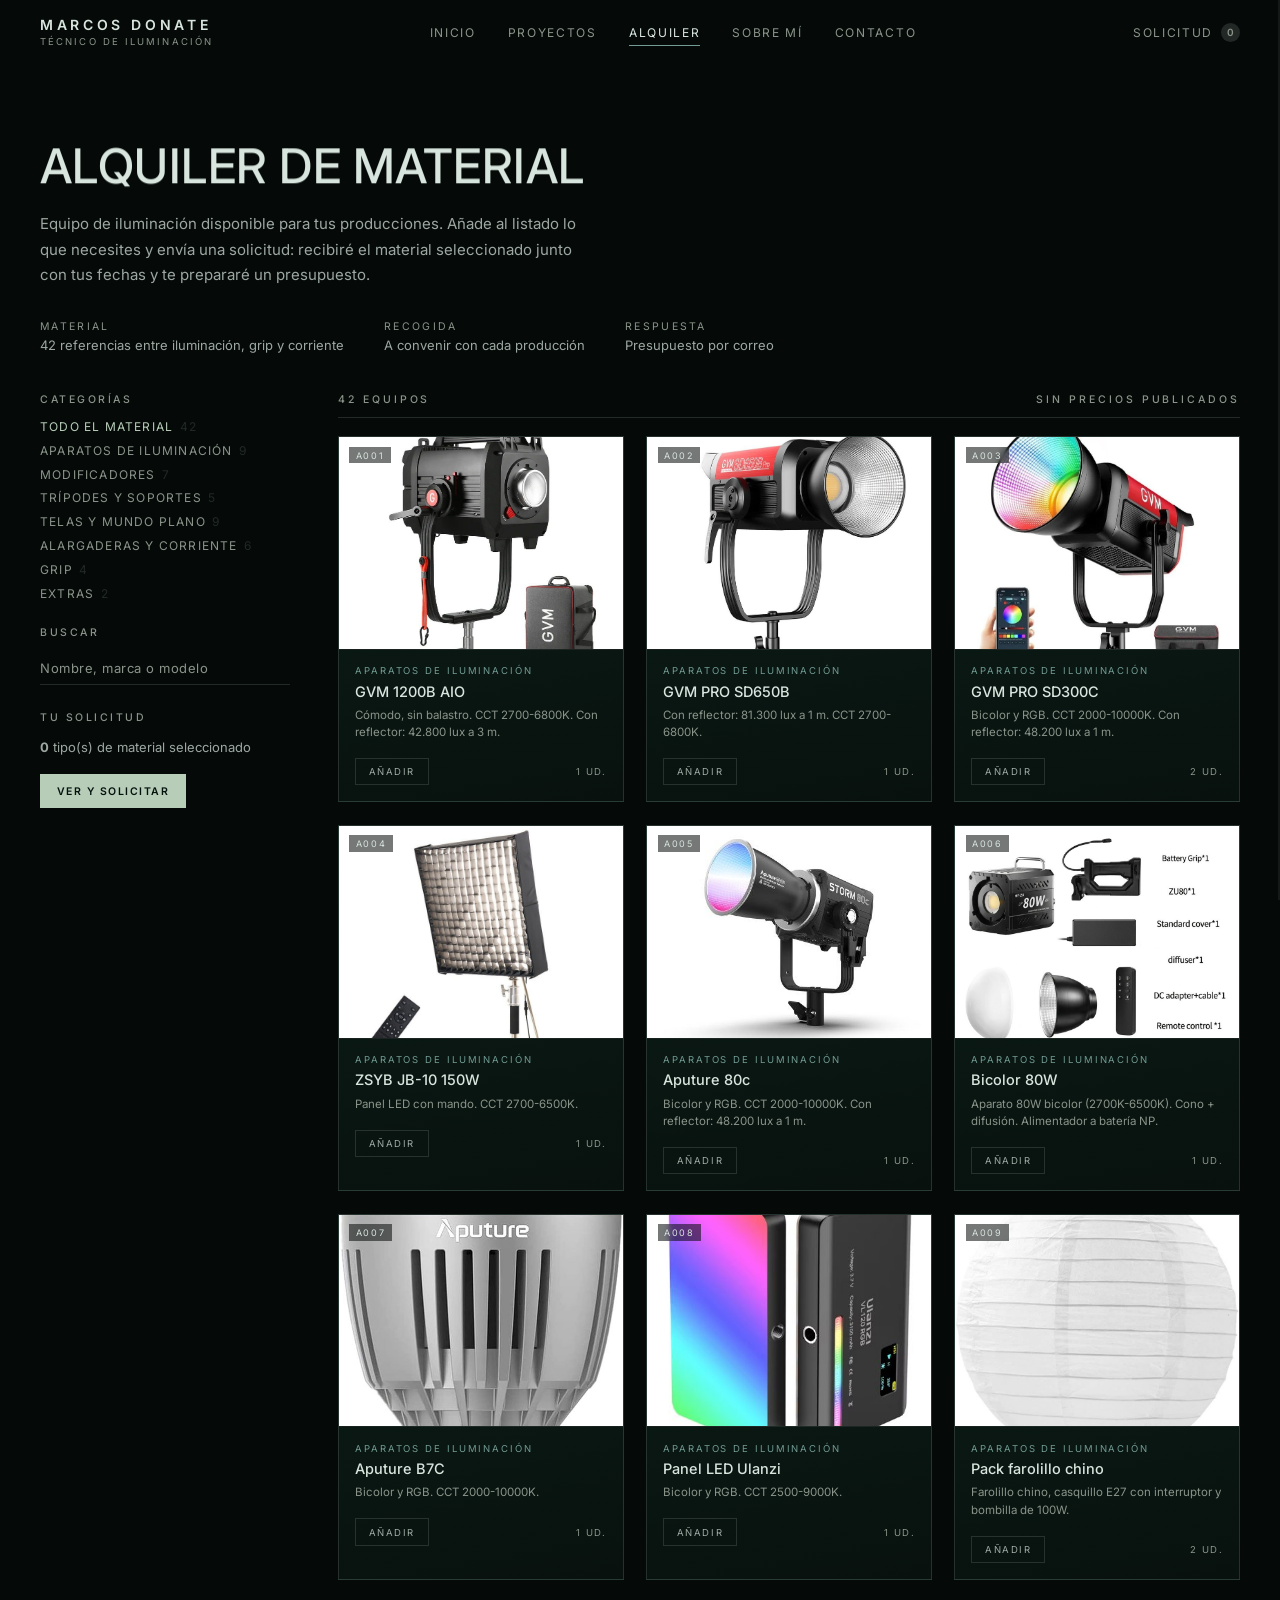
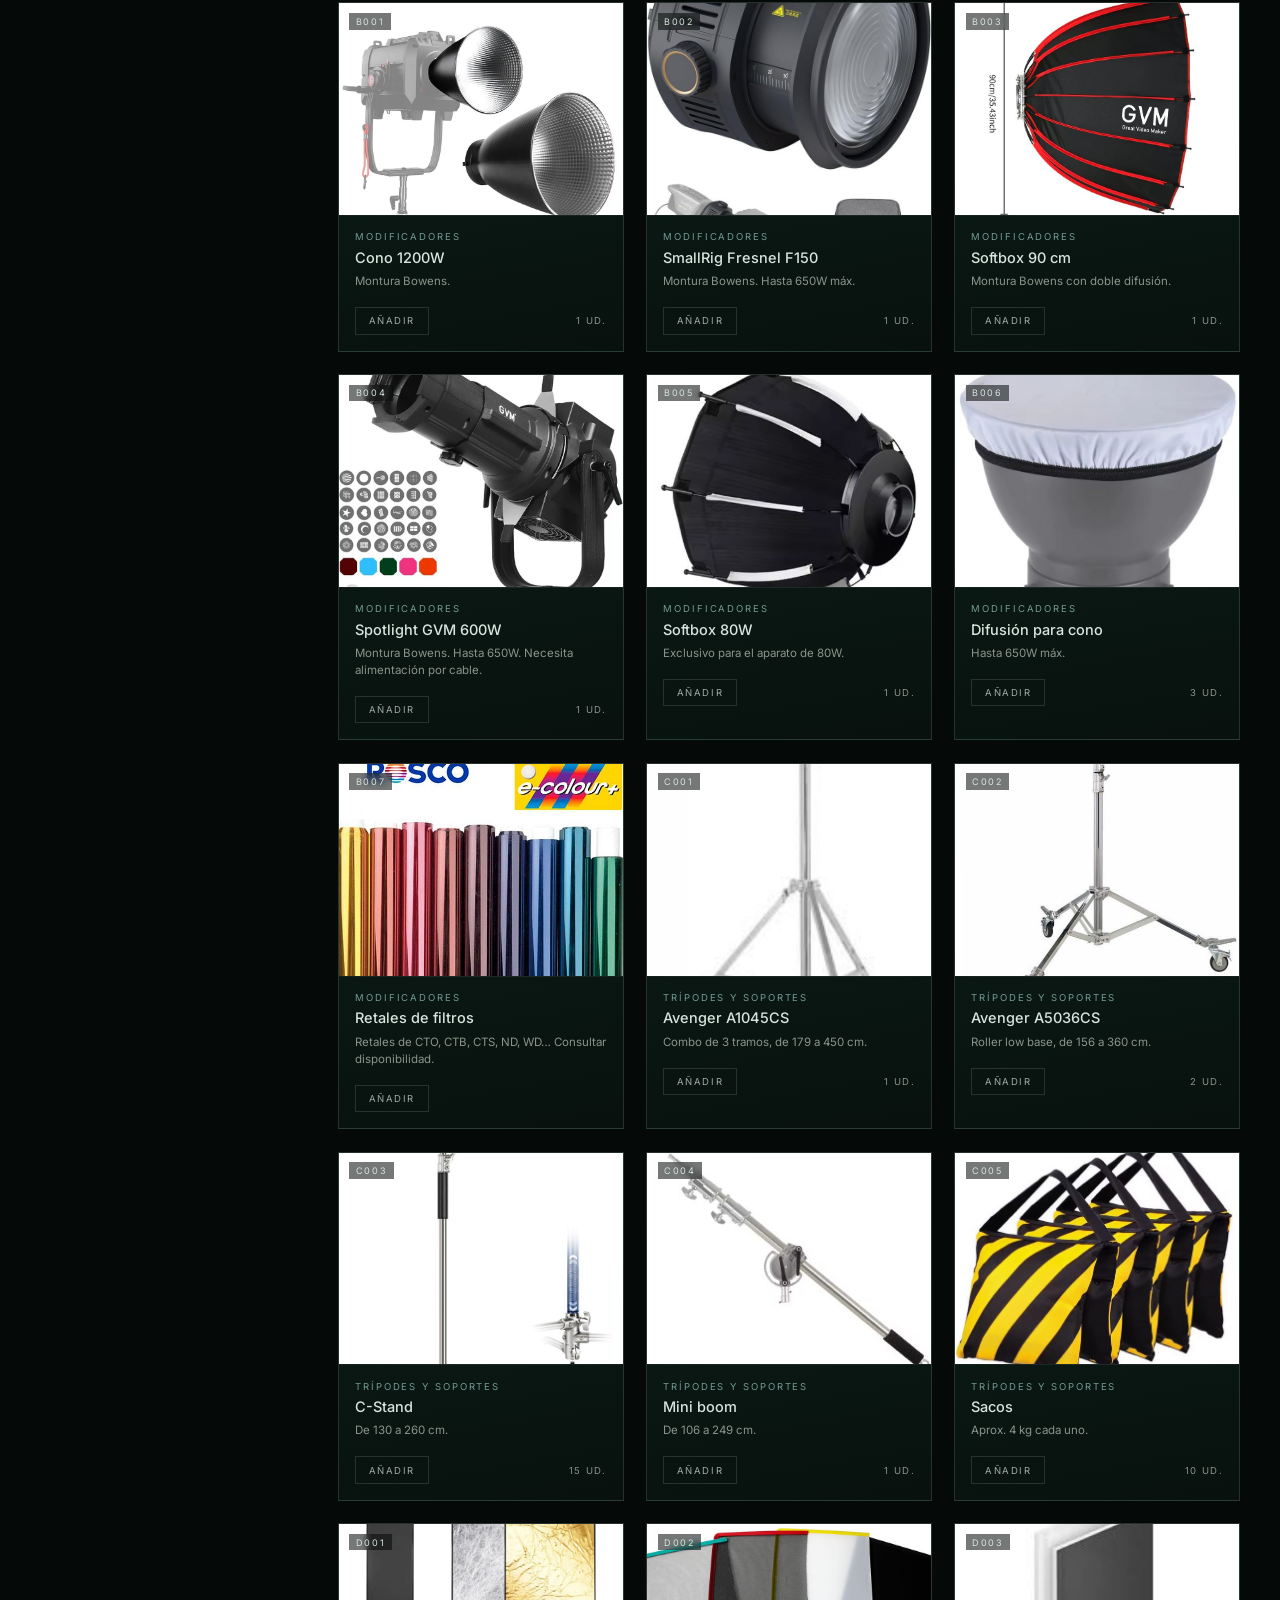
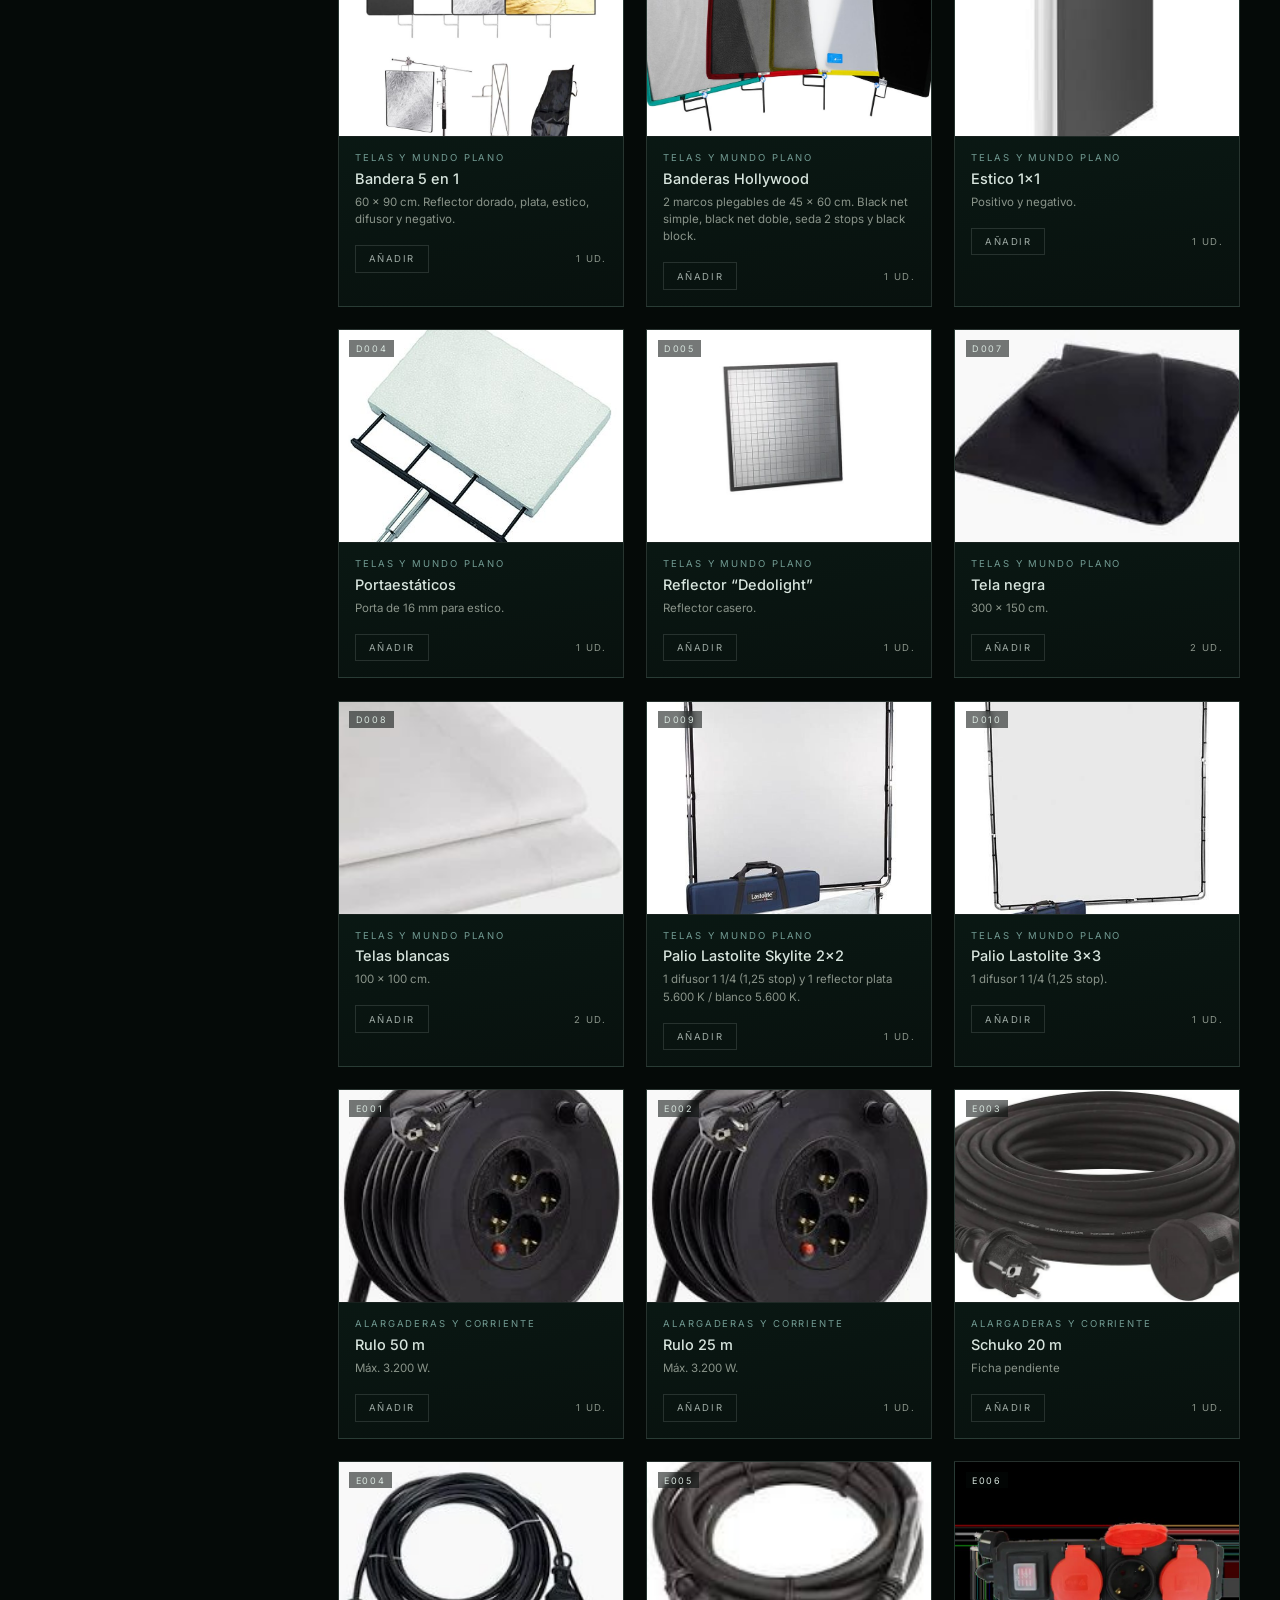
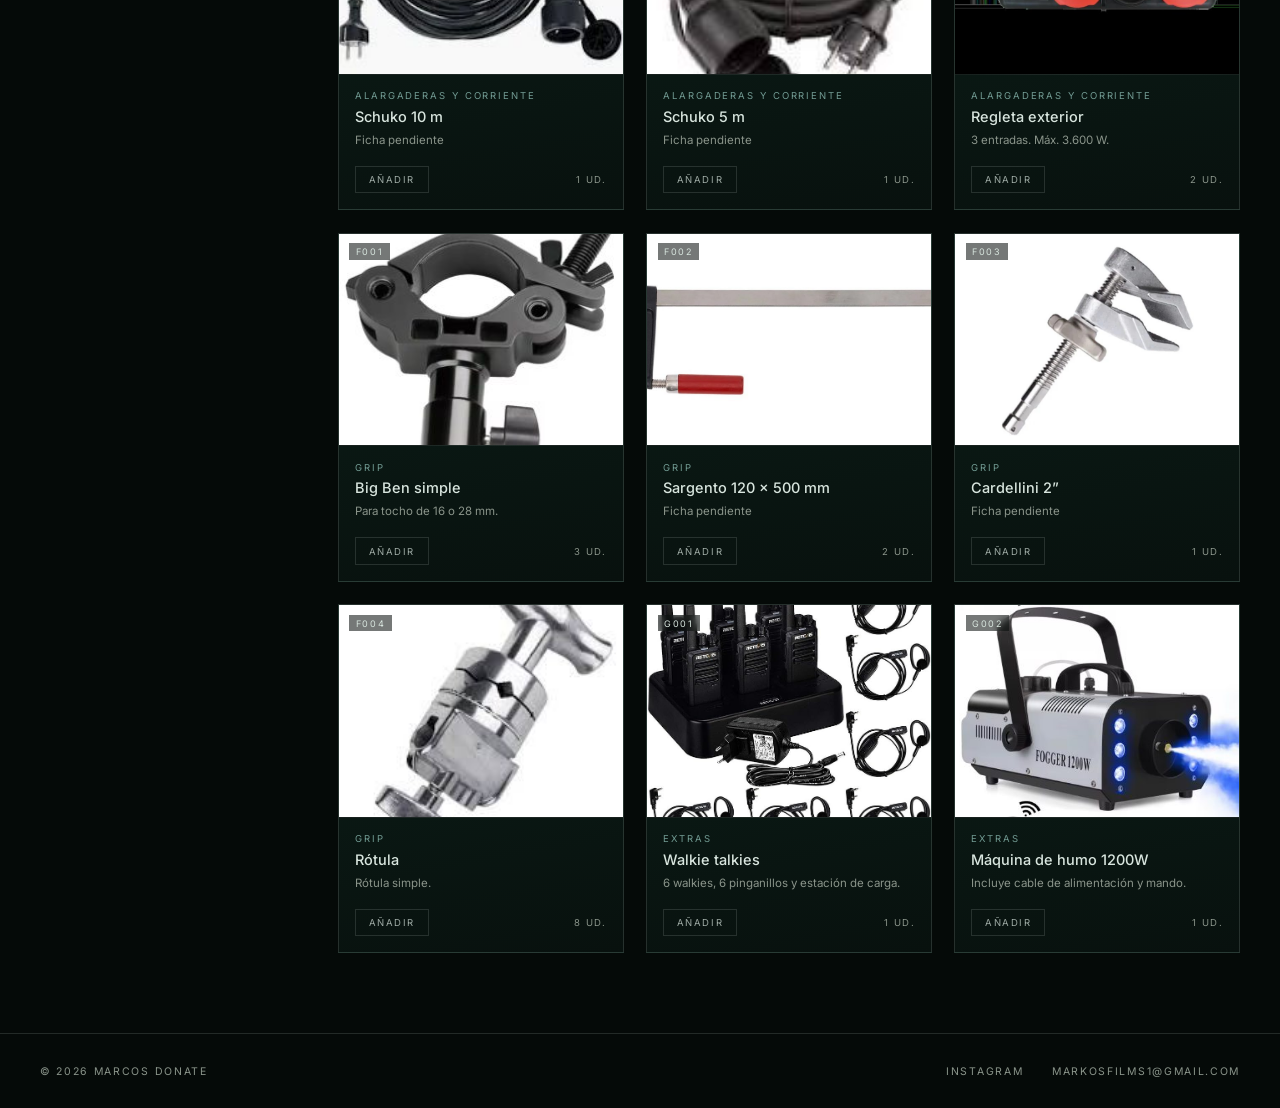
<file: alquiler.html>
<!DOCTYPE html>
<html lang="es">
<head>
<meta charset="utf-8">
<meta name="viewport" content="width=device-width, initial-scale=1.0">
<title>Alquiler de material — Marcos Donate</title>
<meta name="description" content="Catálogo de material de iluminación en alquiler. Selecciona equipos y solicita presupuesto.">
<link rel="icon" href="assets/img/favicon.svg" type="image/svg+xml">
<link rel="preconnect" href="https://fonts.googleapis.com">
<link rel="preconnect" href="https://fonts.gstatic.com" crossorigin>
<link href="https://fonts.googleapis.com/css2?family=Inter:wght@400;500;600&display=swap" rel="stylesheet">
<link rel="stylesheet" href="assets/css/style.css">
</head>
<body>
<nav>
  <a href="index.html" class="brand">
    <strong>Marcos Donate</strong>
    <span>Técnico de iluminación</span>
  </a>
  <div class="nav-links">
    <a href="index.html">Inicio</a>
    <a href="proyectos.html">Proyectos</a>
    <a class="active" href="alquiler.html">Alquiler</a>
    <a href="sobre-mi.html">Sobre mí</a>
    <a href="contacto.html">Contacto</a>
  </div>
  <div class="nav-right">
    <button class="cart-btn" type="button" data-cart-open aria-label="Ver solicitud">
      <span class="cart-label">Solicitud</span>
      <span class="cart-count" data-cart-count data-empty="true">0</span>
    </button>
    <button class="burger" aria-label="Menú" aria-expanded="false"><span></span><span></span><span></span></button>
  </div>
</nav>

<header class="page-head">
  <h1 data-txt="alquiler_titulo">Alquiler de material</h1>
  <p class="lead" data-txt="alquiler_intro">Equipo de iluminación y grip disponible para otras producciones. Añade al listado lo que necesites y envía una solicitud: recibiré el material seleccionado junto con tus fechas y te prepararé un presupuesto.</p>
  <div class="meta-row">
    <div><span>Material</span><p>42 referencias entre iluminación, grip y corriente</p></div>
    <div><span>Recogida</span><p>A convenir con cada producción</p></div>
    <div><span>Respuesta</span><p>Presupuesto por correo</p></div>
  </div>
</header>

<div class="rent-layout">
  <aside class="rent-side">
    <div>
      <h3>Categorías</h3>
      <div class="rent-cats" id="rent-cats"></div>
    </div>
    <div>
      <h3>Buscar</h3>
      <input class="search" id="rent-search" type="search" placeholder="Nombre, marca o modelo" aria-label="Buscar material">
    </div>
    <div>
      <h3>Tu solicitud</h3>
      <p style="font-size:13px;line-height:1.8;color:var(--text-dim);margin-bottom:0.9rem;">
        <b id="cart-badge">0</b> tipo(s) de material seleccionado
      </p>
      <button class="btn btn-primary btn-sm" type="button" data-cart-open>Ver y solicitar</button>
    </div>
  </aside>

  <div>
    <div class="chips only-mobile" id="rent-chips" style="margin-bottom:1.4rem;"></div>
    <div style="display:flex;justify-content:space-between;align-items:baseline;margin-bottom:1.1rem;border-bottom:0.5px solid var(--faint);padding-bottom:0.7rem;">
      <span class="label"><span id="rent-count">0</span> equipos</span>
      <span class="label">Sin precios publicados</span>
    </div>
    <div class="rent-grid" id="rent-grid"></div>
  </div>
</div>

<!-- panel de solicitud -->
<div class="cart-backdrop" id="cart-backdrop"></div>
<aside class="cart-panel" id="cart-panel" aria-label="Solicitud de presupuesto">
  <div class="cart-head">
    <h2>Solicitud de presupuesto</h2>
    <button class="icon-btn" type="button" data-cart-close aria-label="Cerrar">&#10005;</button>
  </div>
  <div class="cart-items" id="cart-items"></div>
  <form class="cart-form" id="cart-form">
    <div class="field-row">
      <div class="field">
        <label for="cf-nombre">Nombre</label>
        <input id="cf-nombre" name="nombre" required autocomplete="name">
      </div>
      <div class="field">
        <label for="cf-email">Email</label>
        <input id="cf-email" name="email" type="email" required autocomplete="email">
      </div>
    </div>
    <div class="field-row">
      <div class="field">
        <label for="cf-desde">Desde</label>
        <input id="cf-desde" name="desde" type="date">
      </div>
      <div class="field">
        <label for="cf-hasta">Hasta</label>
        <input id="cf-hasta" name="hasta" type="date">
      </div>
    </div>
    <div class="field">
      <label for="cf-proyecto">Proyecto o productora</label>
      <input id="cf-proyecto" name="proyecto" placeholder="Opcional">
    </div>
    <div class="field">
      <label for="cf-notas">Notas</label>
      <textarea id="cf-notas" name="notas" rows="2" placeholder="Necesidades de luz, localización, transporte…"></textarea>
    </div>
    <div class="field" style="position:absolute;left:-9999px;height:0;overflow:hidden" aria-hidden="true">
      <label for="cf-empresa">Empresa</label>
      <input id="cf-empresa" name="empresa" tabindex="-1" autocomplete="off">
    </div>
    <p class="form-note">La solicitud llega directamente a mi correo con el material y las fechas que indiques. Normalmente respondo en el mismo día. Antes de la entrega se firma el documento de condiciones y responsabilidad del alquiler.</p>
    <div style="display:flex;gap:0.6rem;flex-wrap:wrap;">
      <button class="btn btn-primary btn-sm" type="submit">Enviar solicitud</button>
      <button class="btn btn-sm" type="button" data-copy>Copiar resumen</button>
    </div>
    <p class="form-status" id="form-status" role="status"></p>
  </form>
</aside>

<!-- ficha de material -->
<div class="modal" id="info-modal">
  <div class="modal-box" id="info-box"></div>
</div>

<footer>
  <span>&copy; 2026 Marcos Donate</span>
  <div class="footer-links">
    <a href="https://www.instagram.com/marcoss_donate/" target="_blank" rel="noopener">Instagram</a>
    <a href="mailto:markosfilms1@gmail.com">markosfilms1@gmail.com</a>
  </div>
</footer>

<script src="assets/js/data.js"></script>
<script src="assets/js/rental.js"></script>
<script src="assets/js/main.js"></script>
<script src="assets/js/alquiler.js"></script>
<script src="assets/js/textos.js"></script>
</body>
</html>
</file>
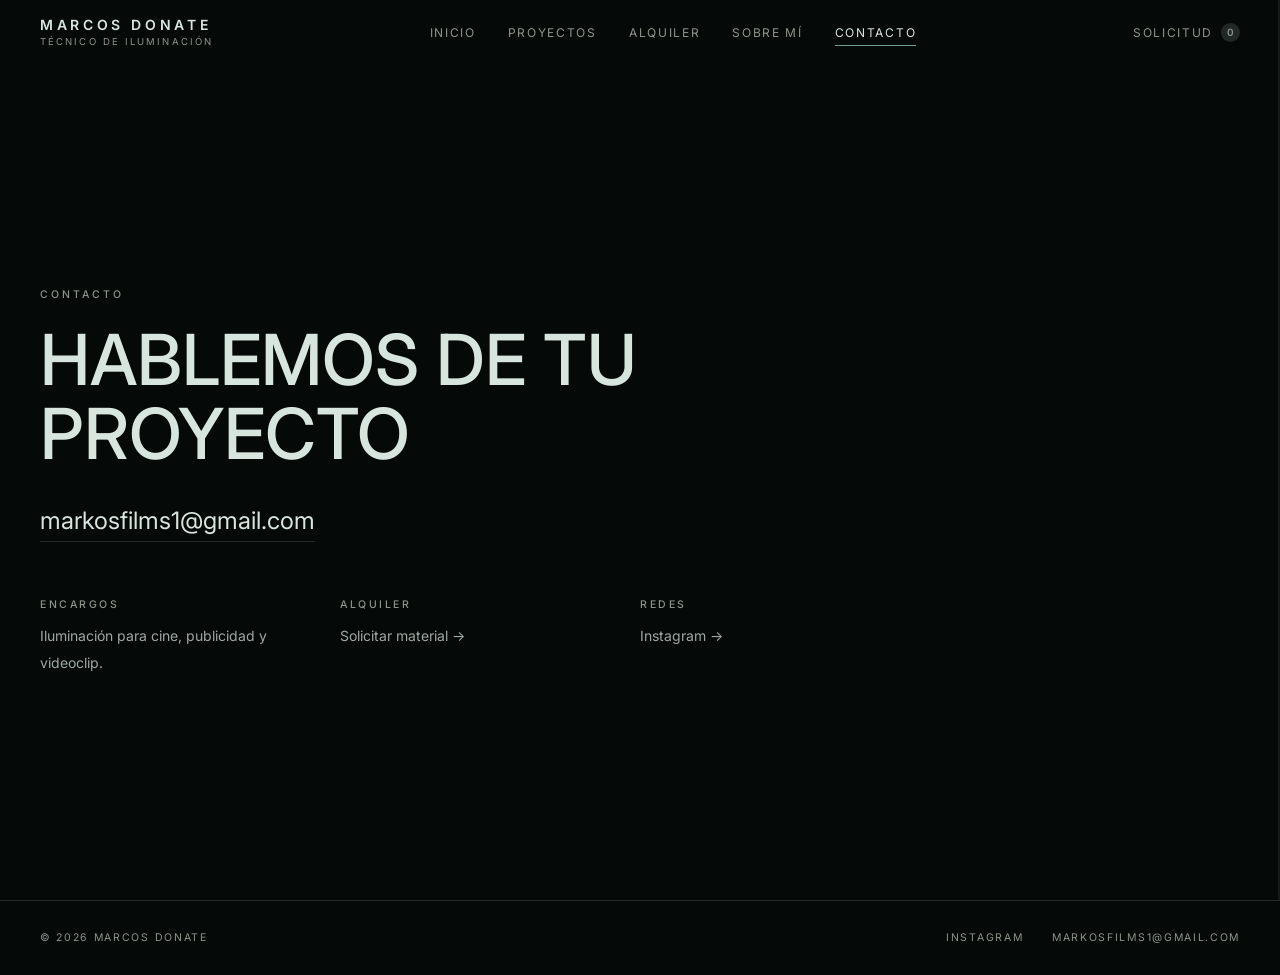
<file: contacto.html>
<!DOCTYPE html>
<html lang="es">
<head>
<meta charset="utf-8">
<meta name="viewport" content="width=device-width, initial-scale=1.0">
<title>Contacto — Marcos Donate</title>
<meta name="description" content="Contacto de Marcos Donate, técnico de iluminación. Encargos de iluminación y alquiler de material.">
<link rel="icon" href="assets/img/favicon.svg" type="image/svg+xml">
<link rel="preconnect" href="https://fonts.googleapis.com">
<link rel="preconnect" href="https://fonts.gstatic.com" crossorigin>
<link href="https://fonts.googleapis.com/css2?family=Inter:wght@400;500;600&display=swap" rel="stylesheet">
<link rel="stylesheet" href="assets/css/style.css">
</head>
<body>
<nav>
  <a href="index.html" class="brand">
    <strong>Marcos Donate</strong>
    <span>Técnico de iluminación</span>
  </a>
  <div class="nav-links">
    <a href="index.html">Inicio</a>
    <a href="proyectos.html">Proyectos</a>
    <a href="alquiler.html">Alquiler</a>
    <a href="sobre-mi.html">Sobre mí</a>
    <a class="active" href="contacto.html">Contacto</a>
  </div>
  <div class="nav-right">
    <a class="cart-btn" href="alquiler.html" aria-label="Solicitud de material">
      <span class="cart-label">Solicitud</span>
      <span class="cart-count" data-cart-count data-empty="true">0</span>
    </a>
    <button class="burger" aria-label="Menú" aria-expanded="false"><span></span><span></span><span></span></button>
  </div>
</nav>

<section class="contact">
  <p class="label" style="margin-bottom:1.4rem;" data-contacto="etiqueta">Contacto</p>
  <h1 data-contacto="titulo">Hablemos de tu proyecto</h1>
  <a class="mail" data-contacto="email" href="mailto:markosfilms1@gmail.com">markosfilms1@gmail.com</a>
  <div class="contact-grid">
    <div>
      <h3 data-contacto="encargos_titulo">Encargos</h3>
      <p data-contacto="encargos_texto">Iluminación para cine, publicidad y videoclip.</p>
    </div>
    <div>
      <h3 data-contacto="alquiler_titulo">Alquiler</h3>
      <a data-contacto="alquiler_texto" href="alquiler.html">Solicitar material &#8594;</a>
    </div>
    <div>
      <h3 data-contacto="redes_titulo">Redes</h3>
      <a data-contacto="instagram_texto" data-contacto-href="instagram" href="https://www.instagram.com/marcoss_donate/" target="_blank" rel="noopener">Instagram &#8594;</a>
    </div>
  </div>
</section>

<footer>
  <span>&copy; 2026 Marcos Donate</span>
  <div class="footer-links">
    <a data-contacto-href="instagram" href="https://www.instagram.com/marcoss_donate/" target="_blank" rel="noopener">Instagram</a>
    <a data-contacto="email" href="mailto:markosfilms1@gmail.com">markosfilms1@gmail.com</a>
  </div>
</footer>

<script src="assets/js/data.js"></script>
<script src="assets/js/main.js"></script>
<script src="assets/js/textos.js"></script>
<script src="assets/js/contacto.js"></script>
</body>
</html>
</file>
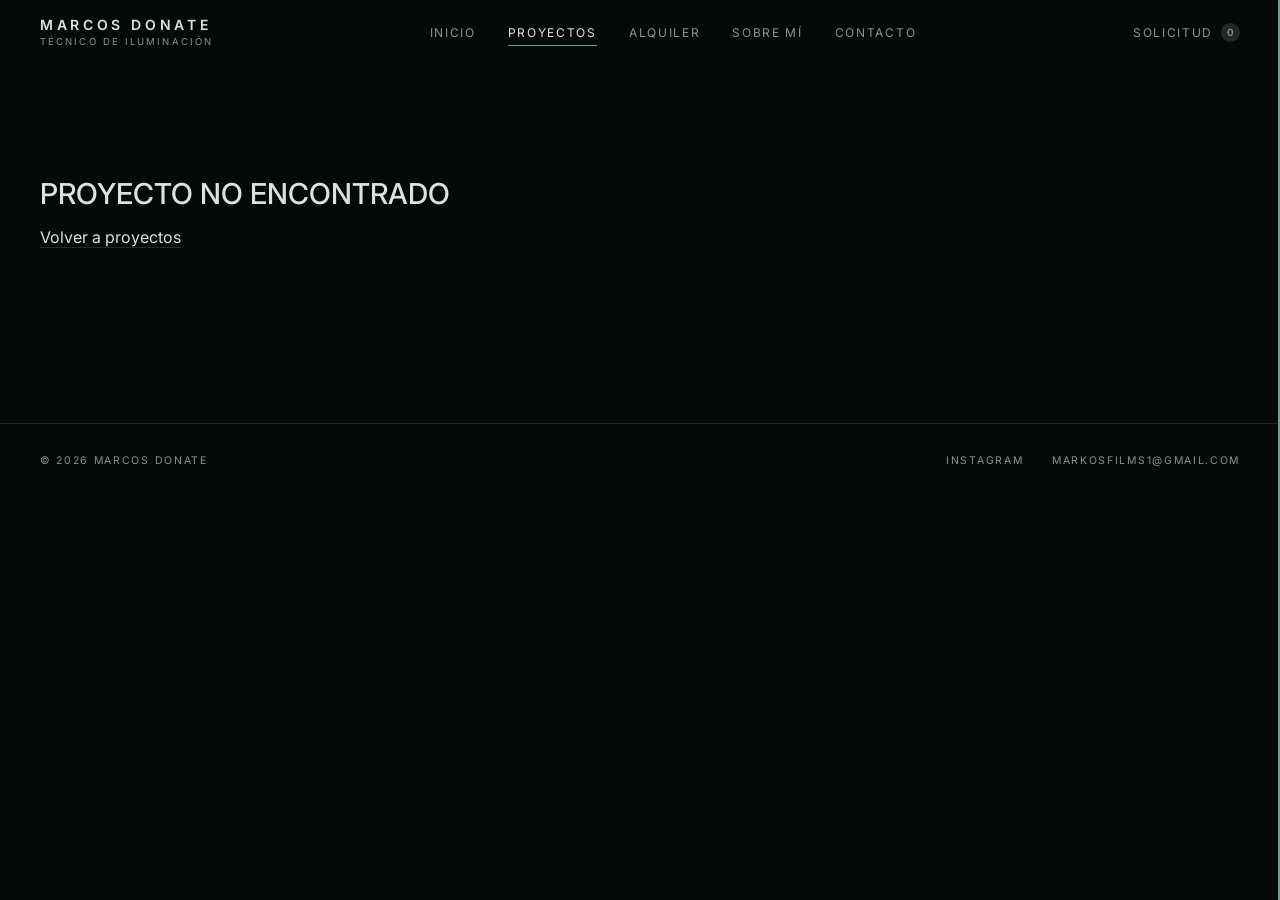
<file: proyecto.html>
<!DOCTYPE html>
<html lang="es">
<head>
<meta charset="utf-8">
<meta name="viewport" content="width=device-width, initial-scale=1.0">
<title>Proyecto — Marcos Donate</title>
<meta name="description" content="Ficha de proyecto de Marcos Donate como técnico de iluminación.">
<link rel="icon" href="assets/img/favicon.svg" type="image/svg+xml">
<link rel="preconnect" href="https://fonts.googleapis.com">
<link rel="preconnect" href="https://fonts.gstatic.com" crossorigin>
<link rel="preconnect" href="https://www.youtube-nocookie.com">
<link rel="dns-prefetch" href="https://i.ytimg.com">
<link href="https://fonts.googleapis.com/css2?family=Inter:wght@400;500;600&display=swap" rel="stylesheet">
<link rel="stylesheet" href="assets/css/style.css">
</head>
<body>
<nav>
  <a href="index.html" class="brand">
    <strong>Marcos Donate</strong>
    <span>Técnico de iluminación</span>
  </a>
  <div class="nav-links">
    <a href="index.html">Inicio</a>
    <a class="active" href="proyectos.html">Proyectos</a>
    <a href="alquiler.html">Alquiler</a>
    <a href="sobre-mi.html">Sobre mí</a>
    <a href="contacto.html">Contacto</a>
  </div>
  <div class="nav-right">
    <a class="cart-btn" href="alquiler.html" aria-label="Solicitud de material">
      <span class="cart-label">Solicitud</span>
      <span class="cart-count" data-cart-count data-empty="true">0</span>
    </a>
    <button class="burger" aria-label="Menú" aria-expanded="false"><span></span><span></span><span></span></button>
  </div>
</nav>

<main id="proyecto-page" class="proj-top">
  <div class="proj-video" id="pj-video"></div>

  <div class="proj-head">
    <div>
      <h1 id="pj-titulo"></h1>
      <p class="sub" id="pj-sub"></p>
    </div>
    <dl class="proj-meta">
      <div><dt>Función</dt><dd id="pj-funcion"></dd></div>
      <div><dt>Tipo</dt><dd id="pj-tipo"></dd></div>
      <div><dt>Dirección</dt><dd id="pj-director"></dd></div>
      <div><dt>Dirección de fotografía</dt><dd id="pj-fotografia"></dd></div>
      <div><dt>Productora / artista</dt><dd id="pj-productora"></dd></div>
      <div><dt>Año</dt><dd id="pj-anio"></dd></div>
    </dl>
  </div>

  <div class="proj-body">
    <div>
      <p class="proj-desc" id="pj-desc"></p>
      <p id="pj-nota" style="display:none;margin-top:1.2rem;font-size:13px;line-height:1.7;color:var(--muted);max-width:66ch;"></p>
    </div>
    <div class="proj-actions">
      <a class="btn btn-sm" id="pj-externo" href="#" target="_blank" rel="noopener" style="display:none;"></a>
      <a class="btn btn-sm" href="proyectos.html">&#8592; Todos los proyectos</a>
      <a class="btn btn-sm" href="contacto.html">Hablemos</a>
    </div>
  </div>

  <section class="related">
    <div class="section-head"><h2>Proyectos parecidos</h2></div>
    <div class="grid" id="grid-relacionados"></div>
  </section>
</main>

<div id="proyecto-vacio" style="display:none;padding:11rem 2.5rem;">
  <h1 style="font-size:1.8rem;text-transform:uppercase;font-weight:500;">Proyecto no encontrado</h1>
  <p style="margin-top:1rem;"><a href="proyectos.html" style="border-bottom:1px solid var(--faint);">Volver a proyectos</a></p>
</div>

<footer>
  <span>&copy; 2026 Marcos Donate</span>
  <div class="footer-links">
    <a href="https://www.instagram.com/marcoss_donate/" target="_blank" rel="noopener">Instagram</a>
    <a href="mailto:markosfilms1@gmail.com">markosfilms1@gmail.com</a>
  </div>
</footer>

<script src="assets/js/data.js"></script>
<script src="assets/js/main.js"></script>
</body>
</html>
</file>
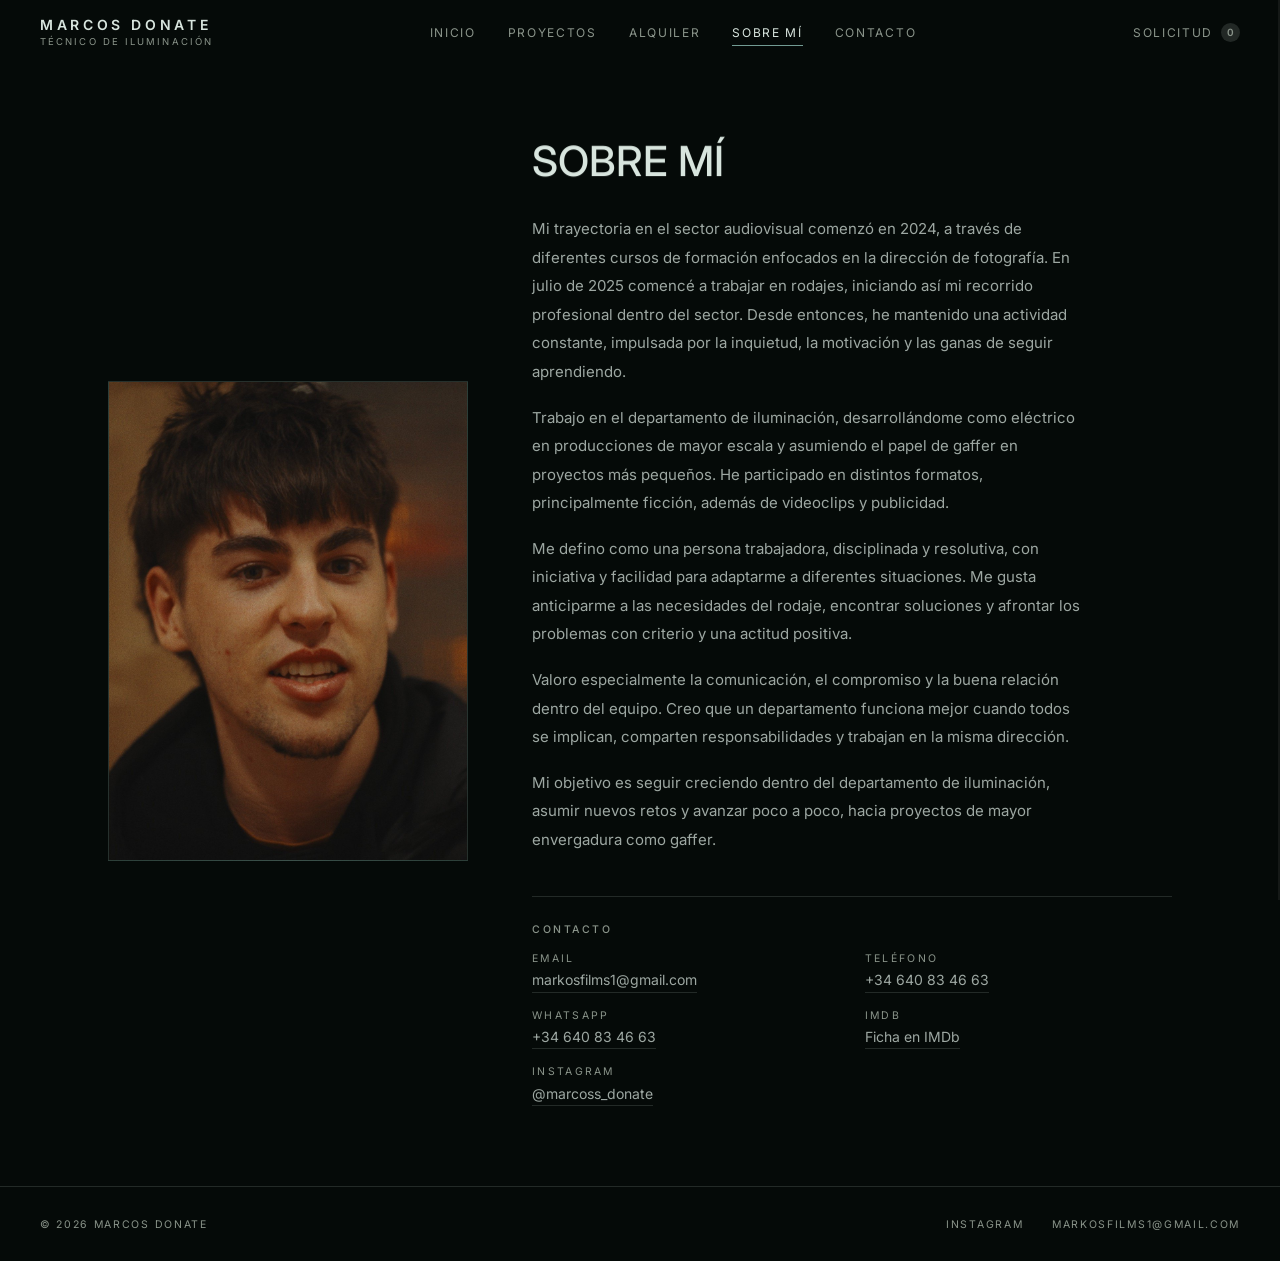
<file: sobre-mi.html>
<!DOCTYPE html>
<html lang="es">
<head>
<meta charset="utf-8">
<meta name="viewport" content="width=device-width, initial-scale=1.0">
<title>Sobre mí — Marcos Donate</title>
<meta name="description" content="Sobre Marcos Donate, técnico de iluminación.">
<link rel="icon" href="assets/img/favicon.svg" type="image/svg+xml">
<link rel="preconnect" href="https://fonts.googleapis.com">
<link rel="preconnect" href="https://fonts.gstatic.com" crossorigin>
<link href="https://fonts.googleapis.com/css2?family=Inter:wght@400;500;600&display=swap" rel="stylesheet">
<link rel="stylesheet" href="assets/css/style.css">
</head>
<body>
<nav>
  <a href="index.html" class="brand">
    <strong>Marcos Donate</strong>
    <span>Técnico de iluminación</span>
  </a>
  <div class="nav-links">
    <a href="index.html">Inicio</a>
    <a href="proyectos.html">Proyectos</a>
    <a href="alquiler.html">Alquiler</a>
    <a class="active" href="sobre-mi.html">Sobre mí</a>
    <a href="contacto.html">Contacto</a>
  </div>
  <div class="nav-right">
    <a class="cart-btn" href="alquiler.html" aria-label="Solicitud de material">
      <span class="cart-label">Solicitud</span>
      <span class="cart-count" data-cart-count data-empty="true">0</span>
    </a>
    <button class="burger" aria-label="Menú" aria-expanded="false"><span></span><span></span><span></span></button>
  </div>
</nav>

<section class="about">
  <div class="about-frame">
    <span>Retrato</span>
    <img data-sobre="foto" alt="Retrato de Marcos Donate" loading="lazy" hidden>
  </div>
  <div>
    <h1>Sobre mí</h1>
    <div class="bio" data-sobre="texto">
      <p>Mi trayectoria en el sector audiovisual comenzó en 2024, a través de diferentes cursos de formación enfocados en la dirección de fotografía. En julio de 2025 comencé a trabajar en rodajes, iniciando así mi recorrido profesional dentro del sector. Desde entonces, he mantenido una actividad constante, impulsada por la inquietud, la motivación y las ganas de seguir aprendiendo.</p>
      <p>Trabajo en el departamento de iluminación, desarrollándome como eléctrico en producciones de mayor escala y asumiendo el papel de gaffer en proyectos más pequeños. He participado en distintos formatos, principalmente ficción, además de videoclips y publicidad.</p>
      <p>Me defino como una persona trabajadora, disciplinada y resolutiva, con iniciativa y facilidad para adaptarme a diferentes situaciones. Me gusta anticiparme a las necesidades del rodaje, encontrar soluciones y afrontar los problemas con criterio y una actitud positiva.</p>
      <p>Valoro especialmente la comunicación, el compromiso y la buena relación dentro del equipo. Creo que un departamento funciona mejor cuando todos se implican, comparten responsabilidades y trabajan en la misma dirección.</p>
      <p>Mi objetivo es seguir creciendo dentro del departamento de iluminación, asumir nuevos retos y avanzar poco a poco, hacia proyectos de mayor envergadura como gaffer.</p>
    </div>
    <div class="about-contact">
      <h3>Contacto</h3>
      <ul class="about-links">
        <li><span>Email</span><a data-sobre-contacto="email" href="mailto:markosfilms1@gmail.com">markosfilms1@gmail.com</a></li>
        <li><span>Teléfono</span><a data-sobre-contacto="telefono" href="tel:+34640834663">+34 640 83 46 63</a></li>
        <li><span>WhatsApp</span><a data-sobre-contacto="whatsapp" href="https://wa.me/34640834663" target="_blank" rel="noopener">+34 640 83 46 63</a></li>
        <li><span>IMDb</span><a data-sobre-contacto="imdb" href="https://www.imdb.com/es-es/name/nm17624038/" target="_blank" rel="noopener">Ficha en IMDb</a></li>
        <li><span>Instagram</span><a data-sobre-contacto="instagram" href="https://www.instagram.com/marcoss_donate/" target="_blank" rel="noopener">@marcoss_donate</a></li>
      </ul>
    </div>
  </div>
</section>

<footer>
  <span>&copy; 2026 Marcos Donate</span>
  <div class="footer-links">
    <a href="https://www.instagram.com/marcoss_donate/" target="_blank" rel="noopener">Instagram</a>
    <a href="mailto:markosfilms1@gmail.com">markosfilms1@gmail.com</a>
  </div>
</footer>

<script src="assets/js/data.js"></script>
<script src="assets/js/main.js"></script>
<script src="assets/js/sobre-mi.js"></script>
</body>
</html>
</file>
<file: assets/css/style.css>
/* ============================================================
   MARCOS DONATE — Técnico de iluminación
   Paleta 3 del briefing: verdes profundos + salvia
   #020202 #0C2D22 #18463C #11665F #729B93 #6D7867 #7C846D
   #91806E #A5A6A4 #B7CDB8 #D8E5DE
   ============================================================ */
:root{
  --font:'Inter',-apple-system,'Segoe UI',system-ui,'Helvetica Neue',Arial,sans-serif;

  --bg:#050A08;
  --bg-soft:#08110E;
  --surface:#0C1F19;
  --surface-2:#102A22;

  --text:#D8E5DE;
  --text-dim:rgba(216,229,222,0.72);
  --muted:#8A948A;
  --faint:rgba(216,229,222,0.14);
  --faint-2:rgba(216,229,222,0.07);

  --accent:#729B93;
  --accent-soft:#B7CDB8;
  --sand:#91806E;

  --fs-nav:12px;
  --fs-label:10.5px;
  --fs-body:15px;
  --ease:cubic-bezier(.22,.6,.2,1);
}
*{margin:0;padding:0;box-sizing:border-box;font-family:var(--font);}
html{-webkit-text-size-adjust:100%;}
body{
  background:var(--bg);color:var(--text);min-height:100vh;
  -webkit-font-smoothing:antialiased;overflow-x:hidden;
}
a{color:inherit;text-decoration:none;}
img,iframe{display:block;max-width:100%;}
button{font-family:inherit;color:inherit;}
::selection{background:var(--accent);color:#03110C;}
:focus-visible{outline:1px solid var(--accent);outline-offset:3px;}

.label{
  font-size:var(--fs-label);letter-spacing:0.28em;text-transform:uppercase;
  color:var(--muted);font-weight:500;
}
.wrap{padding-left:2.5rem;padding-right:2.5rem;}

/* ---------------- nav ---------------- */
nav{
  position:fixed;top:0;left:0;right:0;z-index:120;
  display:flex;align-items:center;justify-content:space-between;
  padding:1.15rem 2.5rem;gap:2rem;
  transition:background .4s var(--ease),border-color .4s;
  border-bottom:0.5px solid transparent;
}
nav.solid{background:rgba(5,10,8,0.9);backdrop-filter:blur(14px);border-bottom-color:var(--faint);}
.brand{display:flex;flex-direction:column;gap:0.28rem;line-height:1;}
.brand strong{
  font-size:14px;font-weight:600;letter-spacing:0.26em;text-transform:uppercase;
}
.brand span{font-size:9.5px;letter-spacing:0.22em;text-transform:uppercase;color:var(--muted);}
.nav-links{display:flex;align-items:center;gap:2rem;}
.nav-links a{
  font-size:var(--fs-nav);letter-spacing:0.14em;text-transform:uppercase;color:var(--muted);
  transition:color .2s;position:relative;
}
.nav-links a:hover,.nav-links a.active{color:var(--text);}
.nav-links a.active::after{
  content:"";position:absolute;left:0;right:0;bottom:-6px;height:1px;background:var(--accent);
}
.nav-right{display:flex;align-items:center;gap:1.2rem;}
.cart-btn{
  display:flex;align-items:center;gap:0.5rem;background:none;border:0;
  font-size:var(--fs-nav);letter-spacing:0.14em;text-transform:uppercase;
  color:var(--muted);cursor:pointer;transition:color .2s;padding:0;
}
.cart-btn:hover{color:var(--text);}
.cart-count{
  min-width:19px;height:19px;padding:0 5px;border-radius:20px;
  display:inline-flex;align-items:center;justify-content:center;
  background:var(--accent);color:#04120D;font-size:10px;font-weight:600;letter-spacing:0;
}
.cart-count[data-empty="true"]{background:var(--faint);color:var(--muted);}
.burger{display:none;background:none;border:0;cursor:pointer;padding:0.4rem;color:var(--text);}
.burger span{display:block;width:20px;height:1px;background:currentColor;margin:4px 0;transition:transform .3s,opacity .3s;}
.burger.open span:nth-child(1){transform:translateY(5px) rotate(45deg);}
.burger.open span:nth-child(2){opacity:0;}
.burger.open span:nth-child(3){transform:translateY(-5px) rotate(-45deg);}
@media(max-width:900px){
  nav{padding:1rem 1.25rem;}
  .nav-links{
    position:fixed;inset:0 0 auto 0;top:0;padding:5.5rem 1.25rem 2rem;
    flex-direction:column;align-items:flex-start;gap:1.4rem;
    background:rgba(5,10,8,0.985);transform:translateY(-101%);
    transition:transform .45s var(--ease);border-bottom:0.5px solid var(--faint);
  }
  .nav-links.open{transform:translateY(0);}
  .nav-links a{font-size:13px;letter-spacing:0.2em;}
  .burger{display:block;}
  .cart-btn .cart-label{display:none;}
}

/* ---------------- hero ---------------- */
.hero{position:relative;min-height:100svh;display:flex;align-items:flex-end;overflow:hidden;}
.hero-slides{position:absolute;inset:0;}
.hero-slide{position:absolute;inset:0;opacity:0;transition:opacity 1s var(--ease);}
.hero-slide.is-active{opacity:1;}
.hero-slide img{width:100%;height:100%;object-fit:cover;object-position:center;transform:scale(1.04);}
.hero-slide.is-active img{animation:heroZoom 5.6s linear forwards;}
@keyframes heroZoom{from{transform:scale(1.09);}to{transform:scale(1);}}
.hero::after{
  content:"";position:absolute;inset:0;pointer-events:none;z-index:1;
  background:
    linear-gradient(to top,rgba(5,10,8,0.96) 4%,rgba(5,10,8,0.42) 45%,rgba(5,10,8,0.55) 100%),
    linear-gradient(to right,rgba(5,10,8,0.7),transparent 60%);
}
.hero-inner{position:relative;z-index:2;padding:0 2.5rem 10vh;width:100%;max-width:1500px;}
.hero-kicker{margin-bottom:1.1rem;color:var(--accent-soft);}
.hero h1{
  font-size:clamp(2.4rem,7vw,5.6rem);font-weight:500;line-height:1.02;
  letter-spacing:-0.01em;text-transform:uppercase;
}
.hero h1 em{font-style:normal;color:var(--accent);}
.hero-sub{
  margin-top:1.2rem;font-size:var(--fs-body);line-height:1.7;color:var(--text-dim);
  max-width:46ch;
}
.hero-actions{display:flex;gap:0.75rem;flex-wrap:wrap;margin-top:2rem;}
.btn{
  display:inline-flex;align-items:center;justify-content:center;gap:0.6rem;
  padding:0.85rem 1.6rem;border:0.5px solid var(--faint);background:none;
  font-size:var(--fs-nav);letter-spacing:0.16em;text-transform:uppercase;
  color:var(--text);cursor:pointer;transition:background .3s,border-color .3s,color .3s;
}
.btn:hover{background:rgba(183,205,184,0.08);border-color:var(--accent);}
.btn-primary{background:var(--accent-soft);border-color:var(--accent-soft);color:#04120D;font-weight:600;}
.btn-primary:hover{background:#D8E5DE;border-color:#D8E5DE;color:#04120D;}
.btn:disabled,.btn:disabled:hover{opacity:.5;cursor:default;background:none;border-color:var(--faint);color:var(--muted);}
.btn-primary:disabled,.btn-primary:disabled:hover{background:rgba(183,205,184,0.18);border-color:transparent;color:var(--muted);}
.btn-sm{padding:0.6rem 1rem;font-size:var(--fs-label);letter-spacing:0.14em;}
.hero-foot{
  position:absolute;right:2.5rem;bottom:2.2rem;z-index:3;
  display:flex;align-items:center;gap:0.7rem;color:var(--muted);
  font-size:var(--fs-label);letter-spacing:0.24em;text-transform:uppercase;
}

/* navegación de portadas */
.hero-nav{
  position:absolute;right:2.5rem;bottom:3.6rem;z-index:3;
  display:flex;flex-direction:column;align-items:flex-end;gap:1.1rem;
}
.hero-caption{display:flex;flex-direction:column;align-items:flex-end;gap:0.3rem;text-align:right;}
.hero-caption .hc-title{font-size:11.5px;letter-spacing:0.18em;text-transform:uppercase;color:var(--text);transition:color .2s;}
.hero-caption .hc-meta{font-size:9.5px;letter-spacing:0.22em;text-transform:uppercase;color:var(--muted);}
.hero-caption:hover .hc-title{color:var(--accent-soft);}
.hero-dots{display:flex;gap:0.45rem;}
.hero-dot{
  width:46px;height:2px;padding:0;border:0;cursor:pointer;position:relative;overflow:hidden;
  background:rgba(216,229,222,0.22);
}
.hero-dot span{position:absolute;inset:0;background:var(--accent-soft);transform:scaleX(0);transform-origin:left;}
.hero-dot.is-active span{animation:heroBar var(--dur,6500ms) linear forwards;}
.hero-dot:not(.is-active):hover{background:rgba(216,229,222,0.45);}
@keyframes heroBar{to{transform:scaleX(1);}}
.hero-nav:hover .hero-dot.is-active span{animation-play-state:paused;}
.hero-total{display:none;}
.hero-foot::after{content:"";width:1px;height:30px;background:currentColor;animation:cue 2.2s infinite;}
@keyframes cue{0%,100%{transform:scaleY(.3);opacity:.35}50%{transform:scaleY(1);opacity:1}}
@media(max-width:640px){
  .hero-inner{padding:0 1.25rem 12vh;}
  .hero-foot{display:none;}
  .hero-nav{right:1.25rem;bottom:1.6rem;gap:0.8rem;}
  .hero-caption .hc-title{font-size:10.5px;}
  .hero-dot{width:26px;}
}

/* ---------------- secciones ---------------- */
.section{padding:5rem 2.5rem;}
.section-head{display:flex;align-items:baseline;justify-content:space-between;gap:2rem;margin-bottom:2.2rem;}
.section-head h2{
  font-size:clamp(1.1rem,2.2vw,1.5rem);font-weight:500;
  letter-spacing:0.02em;text-transform:uppercase;
}
.section-head .more{font-size:var(--fs-label);letter-spacing:0.2em;text-transform:uppercase;color:var(--muted);transition:color .2s;}
.section-head .more:hover{color:var(--text);}
@media(max-width:640px){.section{padding:3.5rem 1.25rem;}}

/* ---------------- grids de proyecto ---------------- */
.grid{display:grid;grid-template-columns:repeat(3,1fr);gap:4px;}
.grid.two{grid-template-columns:repeat(2,1fr);gap:4px;}
.card{
  position:relative;display:block;aspect-ratio:16/9;overflow:hidden;background:var(--surface);
}
.card img{
  position:absolute;inset:0;width:100%;height:100%;object-fit:cover;
  transition:transform .9s var(--ease),filter .5s;
  filter:saturate(.92) contrast(1.03);
}
.card:hover img{transform:scale(1.04);filter:saturate(1) contrast(1.05);}

/* capa con parallax: un poco más alta que la tarjeta para poder desplazarse */
.card-media{position:absolute;inset:-6% 0;z-index:0;overflow:hidden;will-change:transform;}
.card-preview{
  position:absolute;inset:0;z-index:1;border:0;pointer-events:none;
  width:100%;height:100%;display:block;object-fit:cover;
  opacity:0;transition:opacity .45s var(--ease);
  transform:scale(1.02);
}
.card-preview.visible{opacity:1;}
.card-body{
  position:absolute;inset:0;z-index:2;display:flex;flex-direction:column;justify-content:flex-end;
  padding:1.15rem;opacity:0;transition:opacity .35s;
  background:linear-gradient(to top,rgba(3,10,7,0.88) 0%,rgba(3,10,7,0.15) 55%,transparent 80%);
}
.card:hover .card-body{opacity:1;}
.card-type{font-size:var(--fs-label);letter-spacing:0.22em;text-transform:uppercase;color:var(--accent-soft);}
.card-title{font-size:17px;font-weight:500;margin-top:0.35rem;letter-spacing:0.01em;}
.card-client{font-size:var(--fs-label);letter-spacing:0.16em;text-transform:uppercase;color:var(--muted);margin-top:0.35rem;}
.card-fallback{
  position:absolute;inset:0;display:flex;flex-direction:column;justify-content:flex-end;
  padding:1.15rem;background:
    radial-gradient(120% 120% at 20% 0%,rgba(114,155,147,0.28),transparent 60%),
    linear-gradient(160deg,#0C1F19,#050A08 70%);
}
.card-fallback .card-type{color:var(--accent);}
.card-fallback .card-title{margin-top:auto;}
.card.no-img{
  background:
    radial-gradient(120% 120% at 18% 0%,rgba(114,155,147,0.26),transparent 62%),
    linear-gradient(155deg,#0C1F19,#050A08 72%);
}
.card.no-img .card-body{opacity:1;background:none;}
.card.no-img .card-body .card-type{color:var(--accent);}
@media(max-width:900px){.grid{grid-template-columns:repeat(2,1fr);}}
@media(max-width:640px){
  .grid,.grid.two{grid-template-columns:1fr;gap:1.4rem;}
  .card{aspect-ratio:16/10;}
  .card-body{opacity:1;background:none;inset:auto 0 0 0;padding:0.65rem 0 0;position:static;}
  .card-fallback{position:relative;aspect-ratio:16/10;}
}

/* ---------------- filtros / chips ---------------- */
.chips{display:flex;flex-wrap:wrap;gap:0.6rem;}
.chip{
  background:none;border:0.5px solid var(--faint);padding:0.55rem 1rem;
  font-size:var(--fs-label);letter-spacing:0.18em;text-transform:uppercase;
  color:var(--muted);cursor:pointer;transition:all .25s;
}
.chip:hover{color:var(--text);border-color:var(--accent);}
.chip.active{background:var(--accent-soft);border-color:var(--accent-soft);color:#04120D;font-weight:600;}

/* ---------------- cabeceras de página ---------------- */
.page-head{padding:8.5rem 2.5rem 2.5rem;}
.page-head h1{
  font-size:clamp(1.9rem,4.6vw,3rem);font-weight:500;text-transform:uppercase;letter-spacing:0.01em;
}
.page-head .lead{margin-top:1rem;color:var(--text-dim);font-size:var(--fs-body);line-height:1.7;max-width:62ch;}
.page-head .meta-row{display:flex;gap:2.5rem;flex-wrap:wrap;margin-top:2rem;}
.page-head .meta-row div span{display:block;font-size:var(--fs-label);letter-spacing:0.22em;text-transform:uppercase;color:var(--muted);margin-bottom:0.3rem;}
.page-head .meta-row div p{font-size:13px;color:var(--text-dim);}
@media(max-width:640px){.page-head{padding:7rem 1.25rem 2rem;}}

/* ---------------- página de proyecto ---------------- */
.proj-top{padding-top:72px;}
.proj-video{position:relative;padding-top:56.25%;background:#000;}
.proj-video iframe{position:absolute;inset:0;width:100%;height:100%;border:0;}
.proj-video .video-poster{
  position:absolute;inset:0;width:100%;height:100%;background-size:cover;background-position:center;
  display:flex;align-items:center;justify-content:center;cursor:pointer;
}
.video-poster::after{content:"";position:absolute;inset:0;background:rgba(3,10,7,0.45);transition:background .3s;}
.video-poster:hover::after{background:rgba(3,10,7,0.28);}
.play{
  position:relative;z-index:2;width:74px;height:74px;border-radius:50%;
  border:1px solid rgba(216,229,222,0.7);display:flex;align-items:center;justify-content:center;
  background:rgba(5,10,8,0.35);backdrop-filter:blur(4px);transition:transform .3s,border-color .3s;
}
.video-poster:hover .play{transform:scale(1.06);border-color:var(--accent-soft);}
.play svg{width:18px;height:18px;fill:var(--text);margin-left:3px;}
.proj-head{display:flex;gap:4rem;flex-wrap:wrap;justify-content:space-between;padding:2.5rem;border-bottom:0.5px solid var(--faint);}
.proj-head h1{font-size:clamp(1.7rem,3.8vw,2.6rem);font-weight:500;text-transform:uppercase;flex:1 1 300px;}
.proj-head .sub{margin-top:0.7rem;font-size:var(--fs-label);letter-spacing:0.2em;text-transform:uppercase;color:var(--muted);}
.proj-meta{display:grid;grid-template-columns:repeat(auto-fit,minmax(150px,1fr));gap:1.4rem;min-width:min(100%,380px);flex:1 1 380px;}
.proj-meta dt{font-size:var(--fs-label);letter-spacing:0.22em;text-transform:uppercase;color:var(--muted);margin-bottom:0.4rem;}
.proj-meta dd{font-size:14px;color:var(--text);}
.proj-meta dd.pending{color:var(--sand);}
.proj-body{padding:2.5rem;display:grid;grid-template-columns:1fr auto;gap:3rem;align-items:start;}
.proj-desc{max-width:66ch;font-size:var(--fs-body);line-height:1.8;color:var(--text-dim);}
.proj-desc:empty{display:none;}
.proj-actions{display:flex;flex-direction:column;gap:0.6rem;min-width:220px;}
.related{padding:4rem 2.5rem 5rem;border-top:0.5px solid var(--faint);}
@media(max-width:640px){
  .proj-head{padding:1.6rem 1.25rem;gap:1.8rem;}
  .proj-body{padding:1.6rem 1.25rem;grid-template-columns:1fr;}
  .related{padding:3rem 1.25rem;padding-left:1.25rem;padding-right:1.25rem;}
}

/* ---------------- alquiler ---------------- */
.rent-layout{
  display:grid;grid-template-columns:250px 1fr;gap:3rem;
  padding:0 2.5rem 5rem;align-items:start;
}
.rent-side{position:sticky;top:100px;display:flex;flex-direction:column;gap:1.6rem;}
.rent-side h3{font-size:var(--fs-label);letter-spacing:0.24em;text-transform:uppercase;color:var(--muted);font-weight:500;margin-bottom:0.8rem;}
.rent-cats{display:flex;flex-direction:column;gap:0.55rem;align-items:flex-start;}
.rent-cats button{
  background:none;border:0;padding:0;cursor:pointer;text-align:left;
  font-size:12px;letter-spacing:0.1em;text-transform:uppercase;color:var(--muted);transition:color .2s;
}
.rent-cats button:hover{color:var(--text);}
.rent-cats button.active{color:var(--accent-soft);}
.rent-cats button .n{color:var(--faint);margin-left:0.4rem;}
.search{
  width:100%;background:none;border:0;border-bottom:0.5px solid var(--faint);
  padding:0.5rem 0;color:var(--text);font-size:13px;letter-spacing:0.04em;
}
.search::placeholder{color:var(--muted);}
.search:focus{outline:none;border-bottom-color:var(--accent);}
.rent-grid{display:grid;grid-template-columns:repeat(auto-fill,minmax(230px,1fr));gap:1.4rem;}
.gear{
  border:0.5px solid var(--faint);background:linear-gradient(170deg,var(--surface),var(--bg-soft));
  display:flex;flex-direction:column;transition:border-color .3s,transform .3s var(--ease);
}
.gear:hover{border-color:rgba(183,205,184,0.35);transform:translateY(-2px);}
.gear-img{
  aspect-ratio:4/3;position:relative;overflow:hidden;
  background:
    radial-gradient(80% 80% at 50% 30%,rgba(114,155,147,0.16),transparent 70%),
    #08110E;
  display:flex;align-items:center;justify-content:center;
  border-bottom:0.5px solid var(--faint-2);
  cursor:pointer;
}
.gear-img img{position:absolute;inset:0;width:100%;height:100%;object-fit:cover;transition:transform .6s var(--ease);}
.gear:hover .gear-img img{transform:scale(1.04);}
.gear-stock{font-size:9.5px;letter-spacing:0.14em;text-transform:uppercase;color:var(--muted);}
.gear-img svg{width:34px;height:34px;stroke:var(--accent);fill:none;stroke-width:1.1;opacity:.85;}
.gear-img .gear-num{
  position:absolute;top:0.6rem;left:0.65rem;z-index:2;
  font-size:9px;letter-spacing:0.18em;color:#D8E5DE;
  background:rgba(5,10,8,0.55);padding:0.18rem 0.4rem;backdrop-filter:blur(3px);
}
.gear-body{padding:0.95rem 1rem 1rem;display:flex;flex-direction:column;gap:0.35rem;flex:1;}
.gear-cat{font-size:9.5px;letter-spacing:0.2em;text-transform:uppercase;color:var(--accent);}
.gear-name{font-size:14.5px;font-weight:500;line-height:1.35;}
.gear-spec{font-size:11.5px;color:var(--muted);line-height:1.5;}
.gear-spec.pending{color:var(--sand);font-style:italic;}
.gear-foot{display:flex;align-items:center;justify-content:space-between;gap:0.6rem;margin-top:0.7rem;}
.gear-add{
  background:none;border:0.5px solid var(--faint);padding:0.45rem 0.8rem;cursor:pointer;
  font-size:9.5px;letter-spacing:0.16em;text-transform:uppercase;color:var(--text-dim);
  transition:all .25s;
}
.gear-add:hover{border-color:var(--accent);color:var(--text);background:rgba(114,155,147,0.1);}
.gear-add.added{background:var(--accent-soft);border-color:var(--accent-soft);color:#04120D;font-weight:600;}
.gear-add:disabled{cursor:default;}
.gear-add.is-max{background:rgba(5,10,8,0.45);border-color:var(--faint-2);color:var(--muted);font-weight:500;opacity:.55;}
.gear-add.is-max:hover{background:rgba(5,10,8,0.45);border-color:var(--faint-2);color:var(--muted);}
.gear-detail{
  background:none;border:0;padding:0;cursor:pointer;font-size:9.5px;letter-spacing:0.14em;
  text-transform:uppercase;color:var(--muted);transition:color .2s;
}
.gear-detail:hover{color:var(--text);}
.rent-empty{padding:3rem 0;color:var(--muted);font-size:14px;}
@media(max-width:900px){
  .rent-layout{grid-template-columns:1fr;gap:1.8rem;padding:0 1.25rem 3.5rem;}
  .rent-side{position:static;}
  .rent-cats{flex-direction:row;flex-wrap:wrap;gap:0.5rem 1.1rem;}
  .rent-grid{grid-template-columns:repeat(auto-fill,minmax(160px,1fr));gap:0.9rem;}
}

/* ---------------- cesta / presupuesto ---------------- */
.cart-panel{
  position:fixed;top:0;right:0;bottom:0;width:min(440px,100%);z-index:200;
  background:#070F0C;border-left:0.5px solid var(--faint);
  transform:translateX(101%);transition:transform .45s var(--ease);
  display:flex;flex-direction:column;
}
.cart-panel.open{transform:translateX(0);}
.cart-backdrop{
  position:fixed;inset:0;background:rgba(2,6,5,0.7);z-index:190;opacity:0;pointer-events:none;
  transition:opacity .4s;backdrop-filter:blur(2px);
}
.cart-backdrop.open{opacity:1;pointer-events:auto;}
.cart-head{
  display:flex;align-items:center;justify-content:space-between;gap:1rem;
  padding:1.2rem 1.4rem;border-bottom:0.5px solid var(--faint);flex-shrink:0;
}
.cart-head h2{font-size:11px;letter-spacing:0.24em;text-transform:uppercase;font-weight:600;}
.icon-btn{background:none;border:0;color:var(--muted);cursor:pointer;padding:0.3rem;font-size:16px;line-height:1;transition:color .2s;}
.icon-btn:hover{color:var(--text);}
.cart-items{flex:1;overflow-y:auto;padding:0.4rem 1.4rem;}
.cart-item{display:flex;gap:0.8rem;padding:1rem 0;border-bottom:0.5px solid var(--faint-2);}
.cart-item-thumb{
  flex:0 0 auto;width:62px;height:62px;overflow:hidden;background:var(--surface);
  border:0.5px solid var(--faint);display:flex;align-items:center;justify-content:center;
}
.cart-item-thumb img{width:100%;height:100%;object-fit:cover;display:block;}
.cart-item-thumb .cart-item-sincodigo{
  font-size:9px;letter-spacing:0.14em;color:var(--muted);text-align:center;padding:0.2rem;
}
.cart-item-info{flex:1;min-width:0;}
.cart-item-info strong{display:block;font-size:13.5px;font-weight:500;line-height:1.35;}
.cart-item-info span{font-size:10.5px;letter-spacing:0.14em;text-transform:uppercase;color:var(--muted);}
.cart-item-info .qty{display:flex;align-items:center;gap:0.5rem;margin-top:0.5rem;}
.cart-item-info .qty button{
  width:22px;height:22px;background:none;border:0.5px solid var(--faint);cursor:pointer;
  color:var(--text-dim);font-size:12px;line-height:1;transition:all .2s;
}
.cart-item-info .qty button:hover{border-color:var(--accent);color:var(--text);}
.cart-item-info .qty button:disabled{opacity:.35;cursor:default;border-color:var(--faint-2);color:var(--muted);}
.cart-item-info .qty b{font-size:12px;font-weight:500;min-width:16px;text-align:center;}
.cart-empty{padding:2.5rem 0;color:var(--muted);font-size:14px;line-height:1.7;}
.cart-form{padding:1.2rem 1.4rem 1.6rem;border-top:0.5px solid var(--faint);flex-shrink:0;max-height:60%;overflow-y:auto;}
.field{margin-bottom:0.85rem;}
.field label{display:block;font-size:9.5px;letter-spacing:0.2em;text-transform:uppercase;color:var(--muted);margin-bottom:0.35rem;}
.field input,.field textarea{
  width:100%;background:none;border:0.5px solid var(--faint);
  padding:0.6rem 0.7rem;color:var(--text);font-size:13px;font-family:inherit;
}
.field input:focus,.field textarea:focus{outline:none;border-color:var(--accent);}
.field textarea{resize:vertical;min-height:60px;}
.field-row{display:grid;grid-template-columns:1fr 1fr;gap:0.6rem;}
.form-note{font-size:11px;color:var(--muted);line-height:1.6;margin:0.6rem 0 0.9rem;}
.form-status{font-size:12px;color:var(--accent-soft);margin-top:0.6rem;min-height:1em;line-height:1.6;}
.form-status.is-error{color:#d9a08a;}

/* ---------------- modal ficha ---------------- */
.modal{
  position:fixed;inset:0;z-index:210;display:none;align-items:center;justify-content:center;
  padding:1.25rem;background:rgba(2,6,5,0.8);backdrop-filter:blur(3px);
}
.modal.open{display:flex;}
.modal-box{
  background:#0A1512;border:0.5px solid var(--faint);max-width:520px;width:100%;
  max-height:88vh;overflow-y:auto;padding:1.8rem;
}
.modal-box h3{font-size:1.25rem;font-weight:500;text-transform:uppercase;letter-spacing:0.01em;}
.modal-box .m-cat{font-size:9.5px;letter-spacing:0.22em;text-transform:uppercase;color:var(--accent);margin-bottom:0.7rem;}
.modal-box dl{display:grid;gap:0.9rem;margin:1.5rem 0;}
.modal-box dt{font-size:9.5px;letter-spacing:0.2em;text-transform:uppercase;color:var(--muted);margin-bottom:0.25rem;}
.modal-box dd{font-size:13.5px;color:var(--text-dim);line-height:1.65;}
.modal-actions{display:flex;gap:0.6rem;flex-wrap:wrap;}

/* ---------------- sobre mí ---------------- */
.about{
  display:grid;grid-template-columns:minmax(240px,360px) minmax(0,640px);
  gap:clamp(2.4rem,5vw,5rem);justify-content:center;align-items:center;
  max-width:1180px;margin:0 auto;padding:8.5rem 2.5rem 5rem;
}
.about > div:last-child{min-width:0;}
.about-frame{
  aspect-ratio:3/4;border:0.5px solid var(--faint);overflow:hidden;
  background:
    radial-gradient(90% 70% at 50% 0%,rgba(114,155,147,0.2),transparent 65%),
    linear-gradient(180deg,var(--surface),var(--bg-soft));
  display:flex;align-items:center;justify-content:center;
}
.about-frame img{width:100%;height:100%;object-fit:cover;display:block;}
.about-frame img[hidden]{display:none;}
.about-frame span{font-size:var(--fs-label);letter-spacing:0.26em;text-transform:uppercase;color:var(--muted);}
.about h1{font-size:clamp(1.8rem,4vw,2.6rem);font-weight:500;text-transform:uppercase;margin-bottom:1.6rem;}
.about .bio{font-size:var(--fs-body);line-height:1.9;color:var(--text-dim);max-width:62ch;}
.about .bio p{margin-bottom:1.15em;}
.pending{color:var(--sand);font-style:italic;}
.about-contact{margin-top:2.6rem;padding-top:1.6rem;border-top:0.5px solid var(--faint);}
.about-contact h3{font-size:var(--fs-label);letter-spacing:0.24em;text-transform:uppercase;color:var(--muted);margin-bottom:1rem;font-weight:500;}
.about-links{list-style:none;display:grid;grid-template-columns:repeat(auto-fit,minmax(210px,1fr));gap:1rem 1.6rem;}
.about-links li{display:flex;flex-direction:column;gap:0.2rem;}
.about-links span{font-size:var(--fs-label);letter-spacing:0.22em;text-transform:uppercase;color:var(--muted);}
.about-links a{font-size:14px;line-height:1.7;color:var(--text-dim);border-bottom:0.5px solid var(--faint);width:fit-content;transition:color .25s,border-color .25s;}
.about-links a:hover{color:var(--accent-soft);border-color:var(--accent);}
@media(max-width:800px){
  .about{grid-template-columns:1fr;gap:2.2rem;padding:7rem 1.25rem 3rem;}
  .about-frame{max-width:280px;justify-self:center;}
}

/* ---------------- contacto ---------------- */
.contact{min-height:100svh;display:flex;flex-direction:column;justify-content:center;padding:8rem 2.5rem 4rem;}
.contact h1{
  font-size:clamp(2rem,5.6vw,4.4rem);font-weight:500;text-transform:uppercase;line-height:1.05;max-width:18ch;
}
.contact .mail{
  display:inline-block;margin-top:2.2rem;font-size:clamp(1.05rem,2.4vw,1.5rem);
  border-bottom:1px solid var(--faint);padding-bottom:0.35rem;
  color:var(--text);transition:border-color .25s,color .25s;width:fit-content;
}
.contact .mail:hover{border-color:var(--accent);color:var(--accent-soft);}
.contact-grid{display:grid;grid-template-columns:repeat(auto-fit,minmax(180px,1fr));gap:2.5rem;margin-top:3.5rem;max-width:860px;}
.contact-grid h3{font-size:var(--fs-label);letter-spacing:0.24em;text-transform:uppercase;color:var(--muted);margin-bottom:0.7rem;font-weight:500;}
.contact-grid a,.contact-grid p{display:block;font-size:14px;line-height:1.95;color:var(--text-dim);}
.contact-grid a:hover{color:var(--accent-soft);}
@media(max-width:640px){.contact{padding:7rem 1.25rem 3rem;}.contact-grid{gap:2rem;}}

/* ---------------- footer ---------------- */
footer{
  display:flex;align-items:center;justify-content:space-between;gap:1rem;flex-wrap:wrap;
  padding:1.9rem 2.5rem;border-top:0.5px solid var(--faint);
}
footer,footer a{font-size:var(--fs-label);letter-spacing:0.16em;color:var(--muted);text-transform:uppercase;}
.footer-links{display:flex;gap:1.8rem;flex-wrap:wrap;}
.footer-links a{transition:color .2s;}
.footer-links a:hover{color:var(--text);}
@media(max-width:640px){footer{padding:1.6rem 1.25rem;flex-direction:column;align-items:flex-start;}}

/* ---------------- reveal ---------------- */
.reveal{opacity:0;transform:translateY(16px);transition:opacity .9s var(--ease),transform .9s var(--ease);}
.reveal.in{opacity:1;transform:none;}
.only-mobile{display:none;}
@media(max-width:900px){.only-mobile{display:flex;}}
@media(prefers-reduced-motion:reduce){
  .reveal{opacity:1;transform:none;transition:none;}
  .hero-slide.is-active img{animation:none;transform:none;}
  .hero-dot.is-active span{animation:none;transform:scaleX(1);}
}

/* ============================================================
   Movimiento editorial: máscaras, progreso, transición de página
   ============================================================ */

/* revelado de titulares */
.mask{display:block;overflow:hidden;padding-bottom:0.09em;margin-bottom:-0.09em;}
.mask-inner{display:block;transform:translateY(112%);transition:transform 1.05s var(--ease);will-change:transform;}
.mask.mask-in .mask-inner{transform:none;}

/* barra de progreso de lectura */
.scroll-progress{
  position:fixed;top:0;right:0;width:2px;height:100vh;z-index:130;
  pointer-events:none;background:rgba(216,229,222,0.07);
}
.scroll-progress span{
  display:block;width:100%;height:100%;background:var(--accent);
  transform:scaleY(0);transform-origin:top;will-change:transform;
}
@media(max-width:900px){.scroll-progress{display:none;}}

/* transición entre páginas (navegador con soporte) */
@view-transition{navigation:auto;}
::view-transition-old(root){animation:vtOut .34s var(--ease) both;}
::view-transition-new(root){animation:vtIn .46s var(--ease) both;}
@keyframes vtOut{to{opacity:0;}}
@keyframes vtIn{from{opacity:0;}}
.proj-video{view-transition-name:proyecto-media;}

/* móvil: pie de tarjeta abajo, sobre degradado */
@media(max-width:640px){
  .card-body{
    position:absolute;inset:auto 0 0 0;padding:0.9rem;opacity:1;
    background:linear-gradient(to top,rgba(3,10,7,0.92) 0%,rgba(3,10,7,0) 78%);
  }
  .card-media{inset:0;}
}

@media(prefers-reduced-motion:reduce){
  .mask-inner{transition:none;transform:none;}
  .scroll-progress span{transition:none;}
  .card-preview{transition:none;}
  ::view-transition-old(root),::view-transition-new(root),::view-transition-group(*){animation:none !important;}
}
</file>
